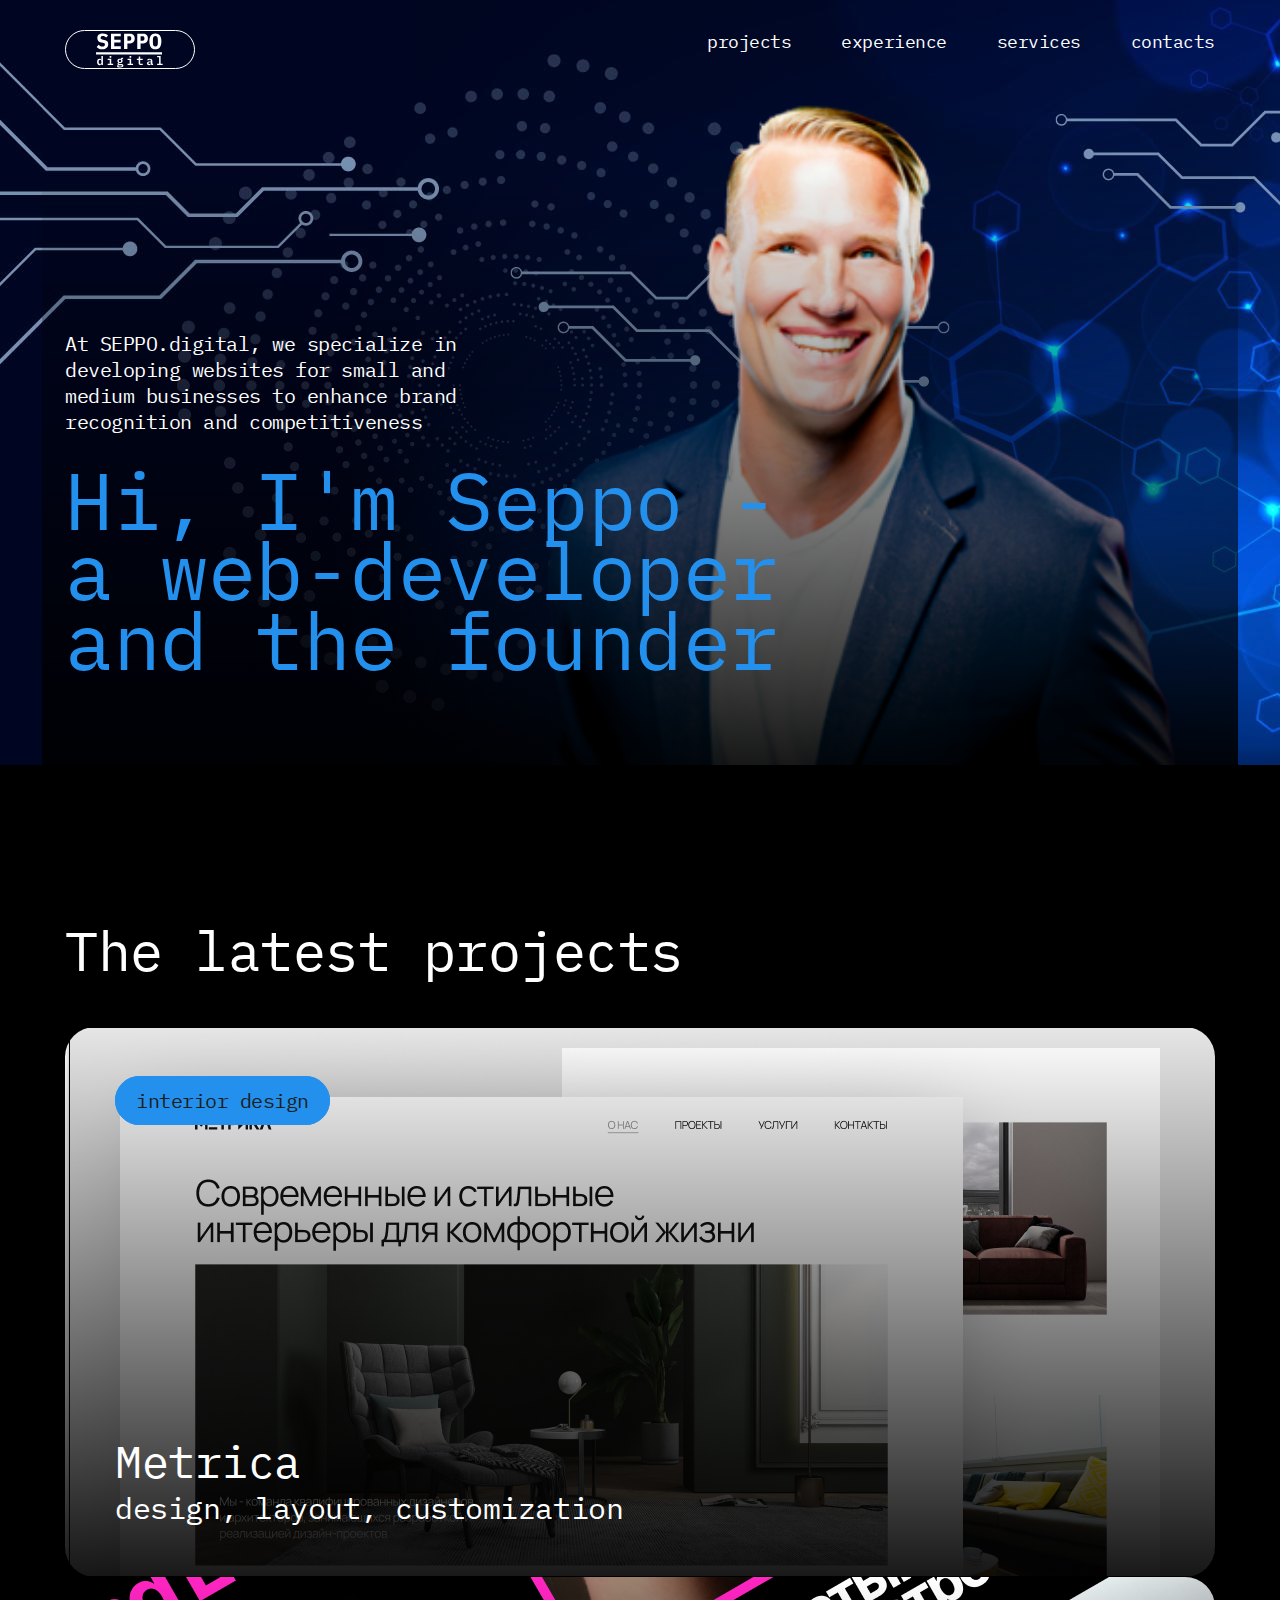
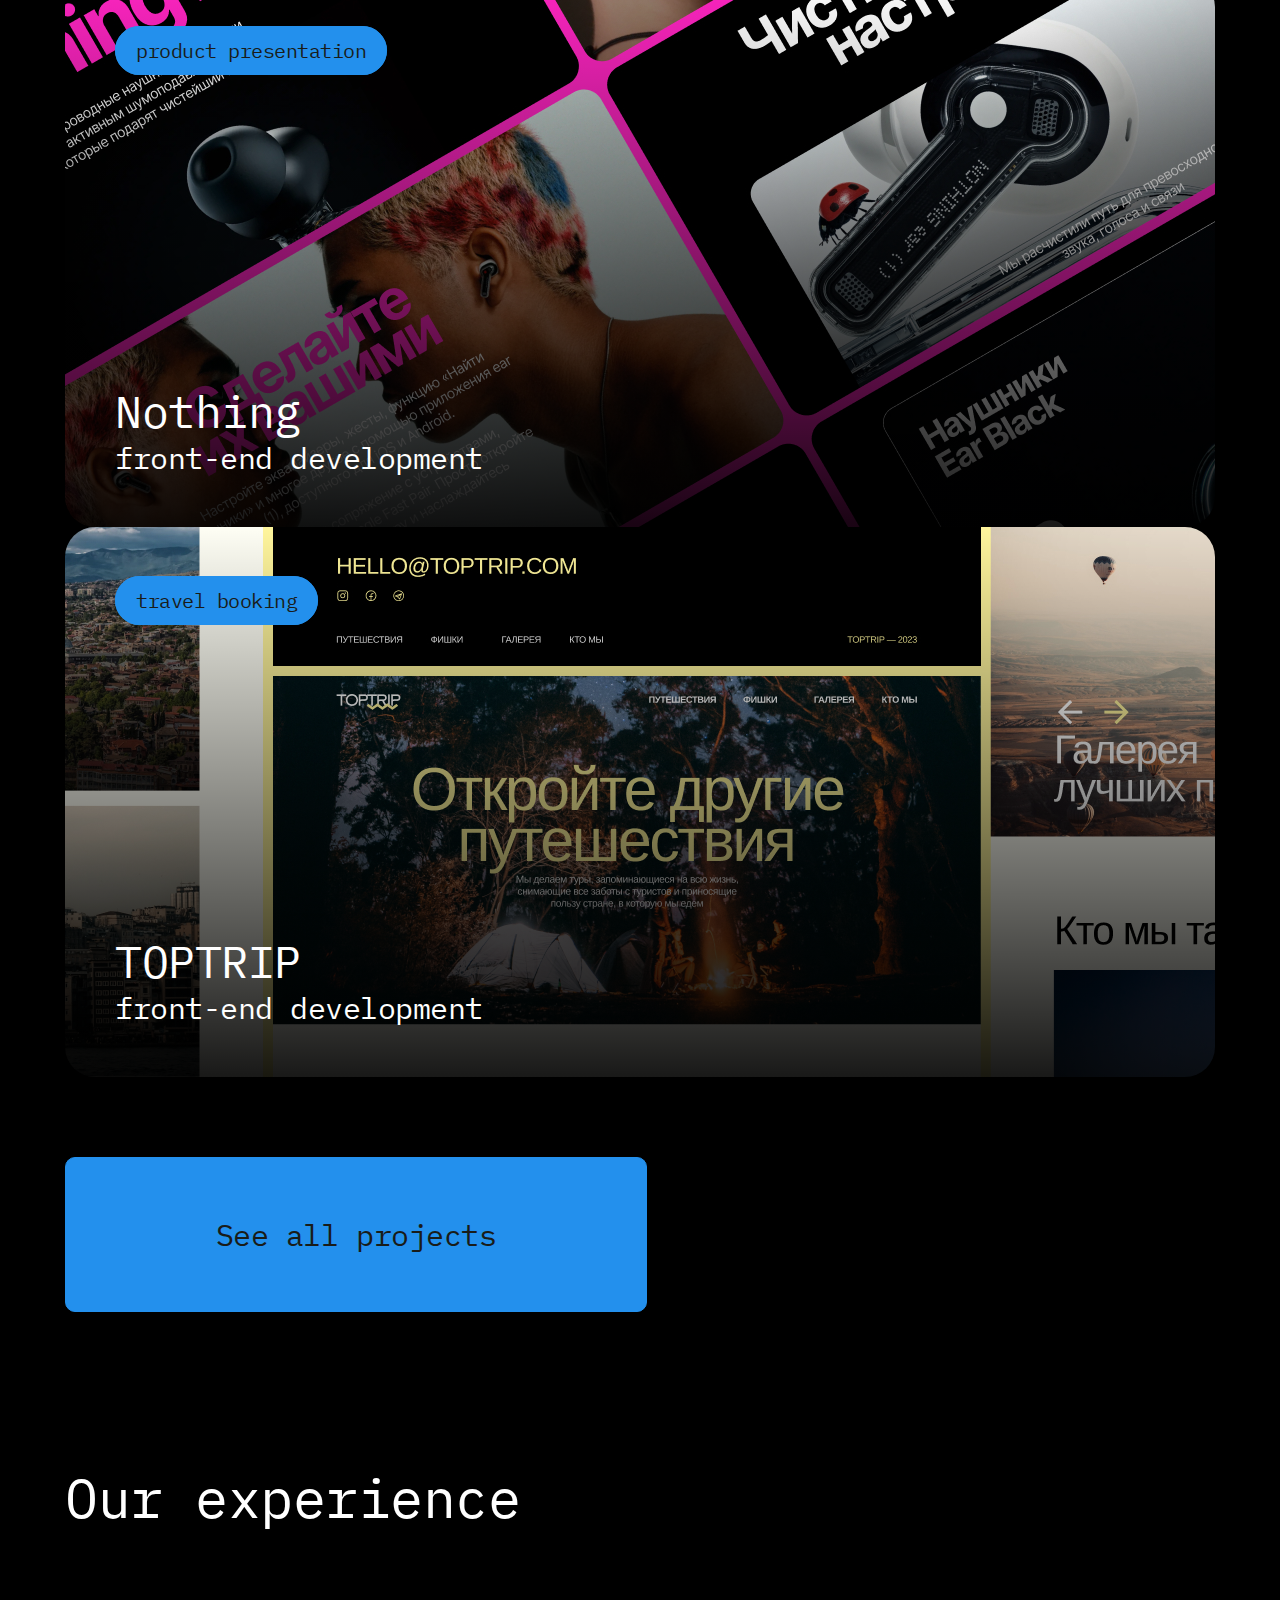
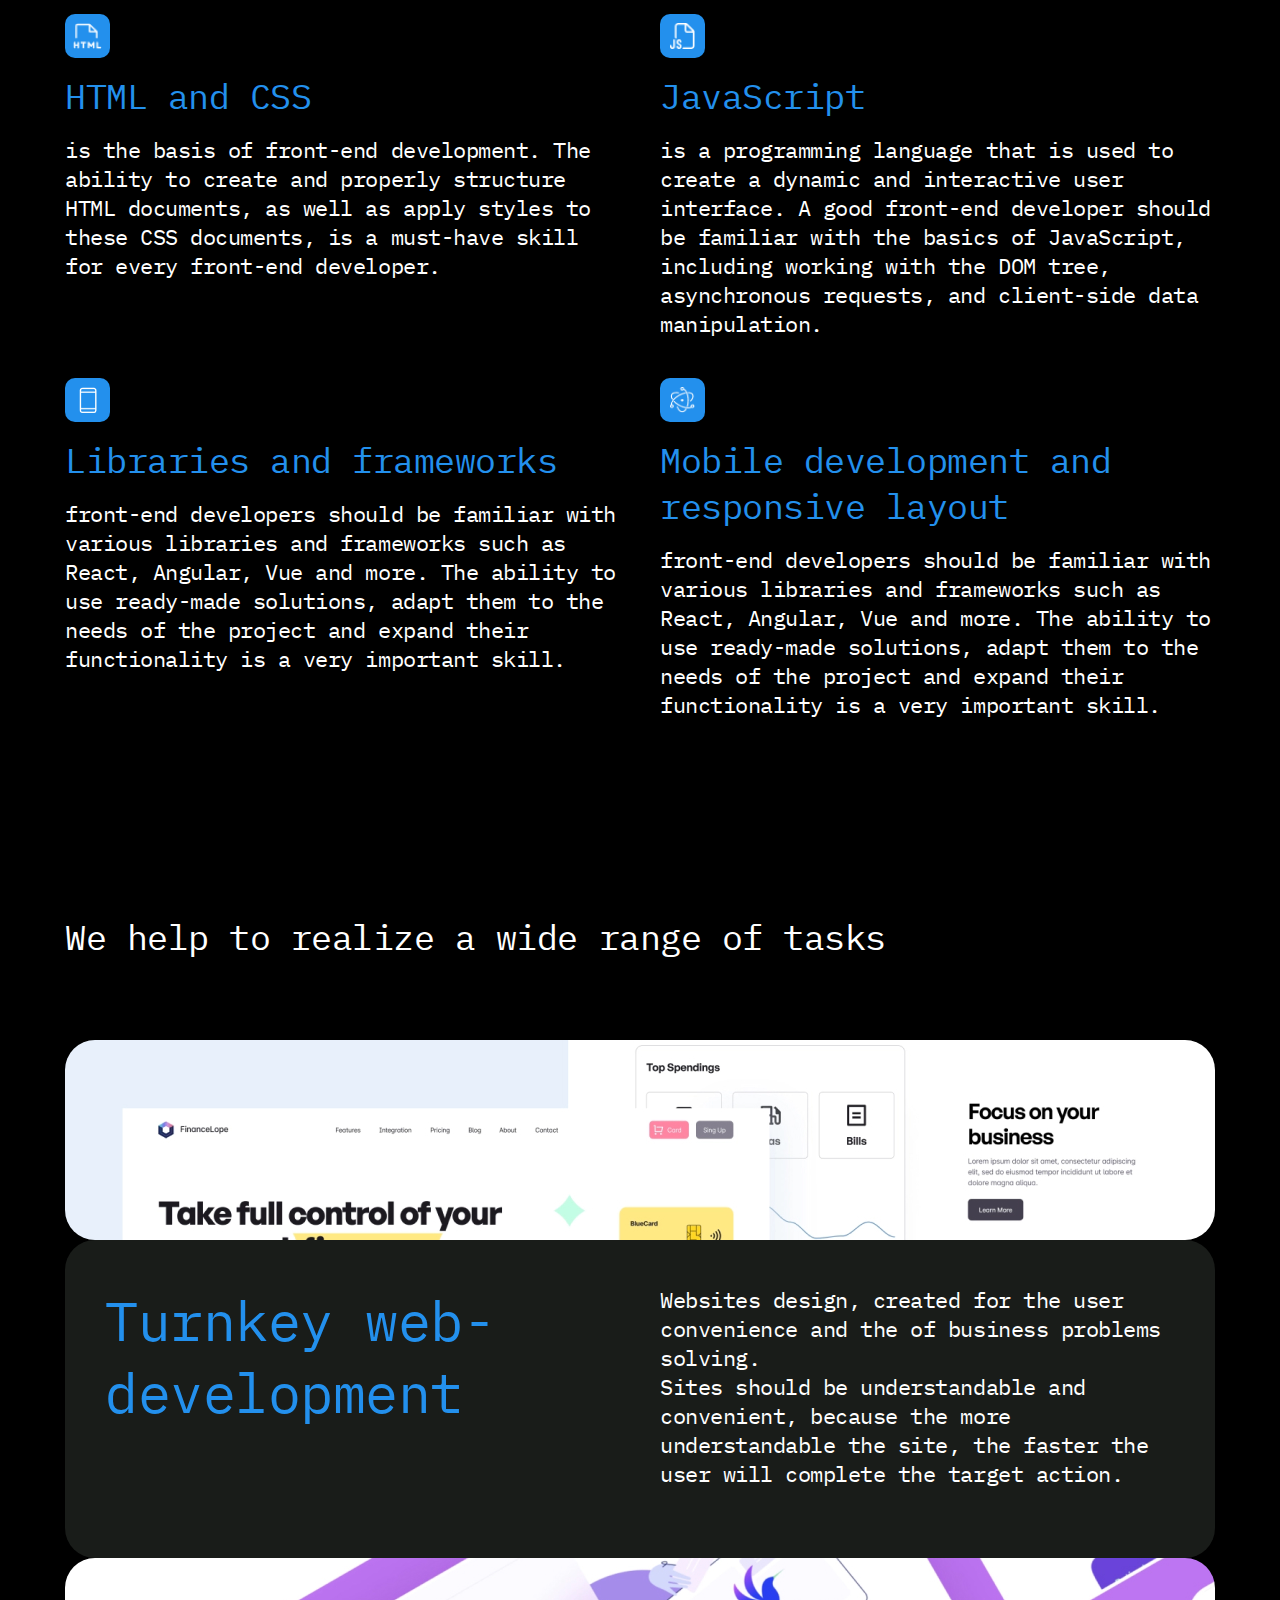
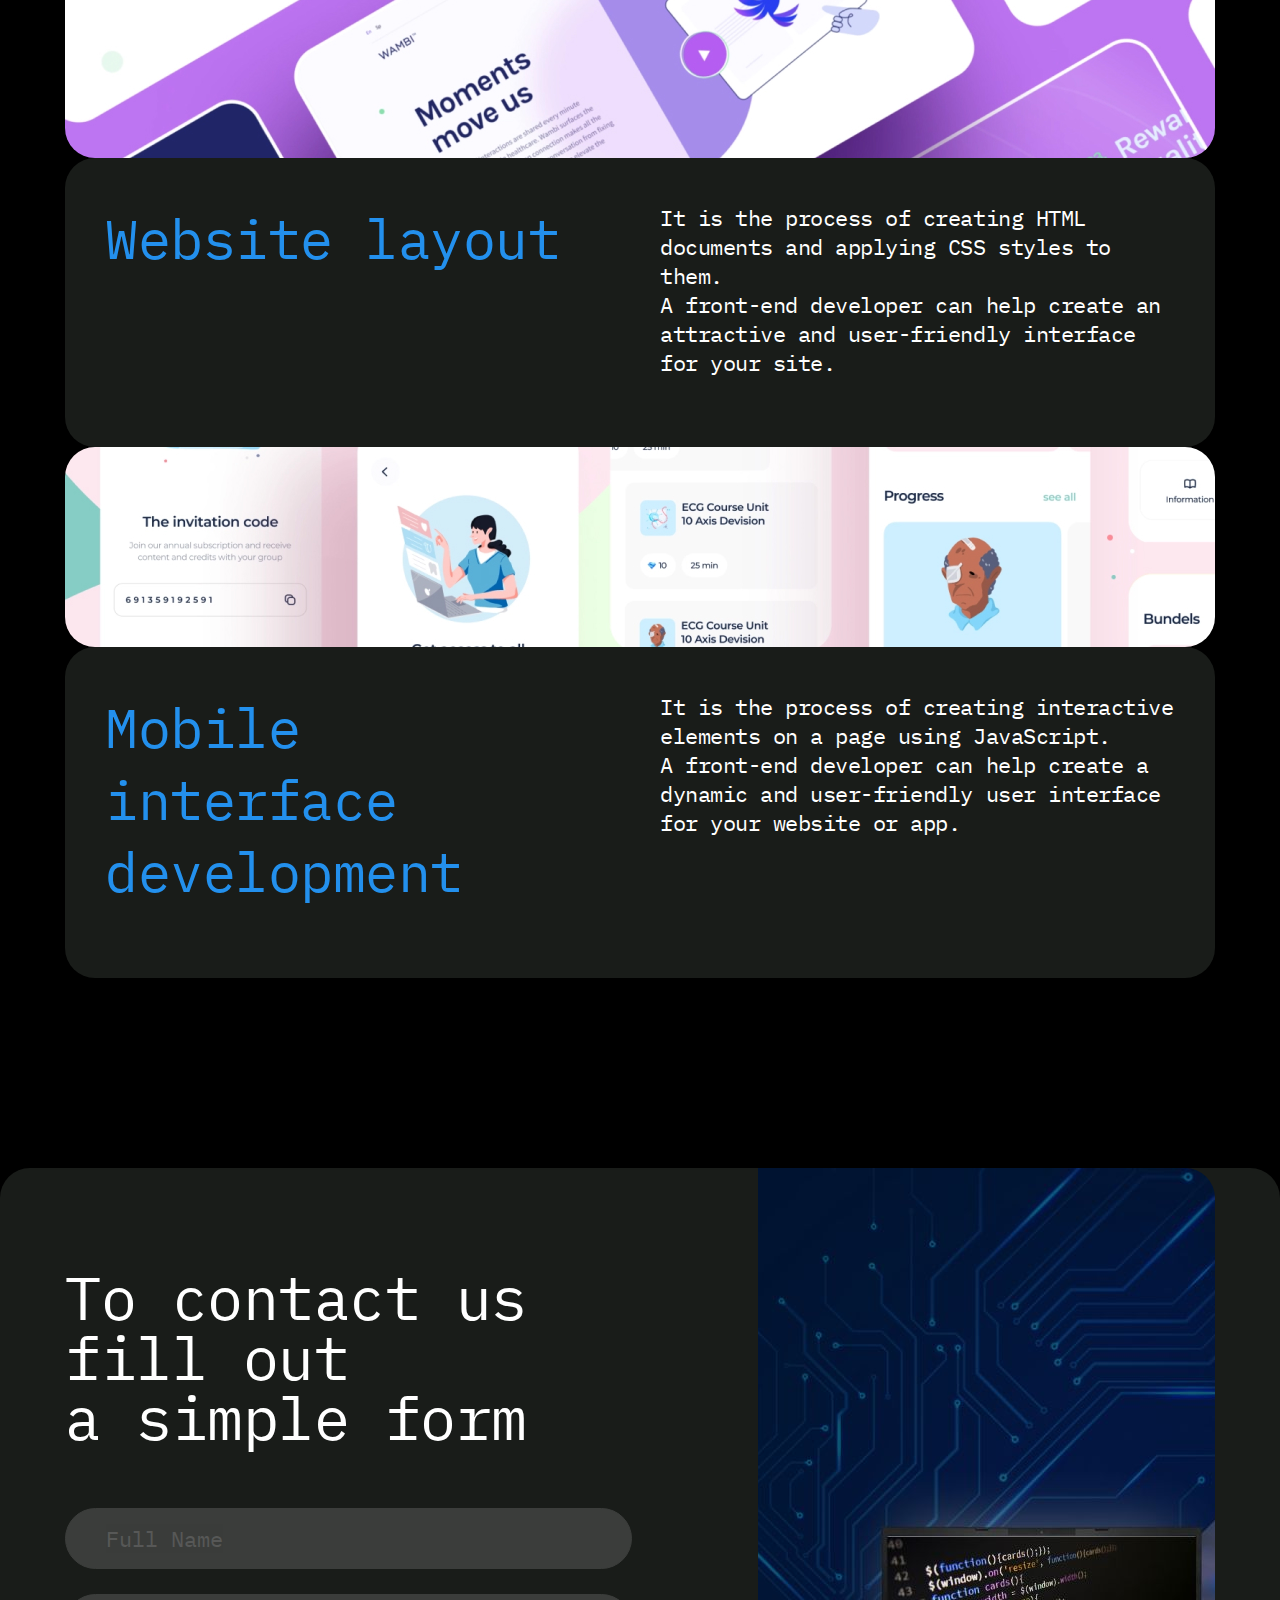
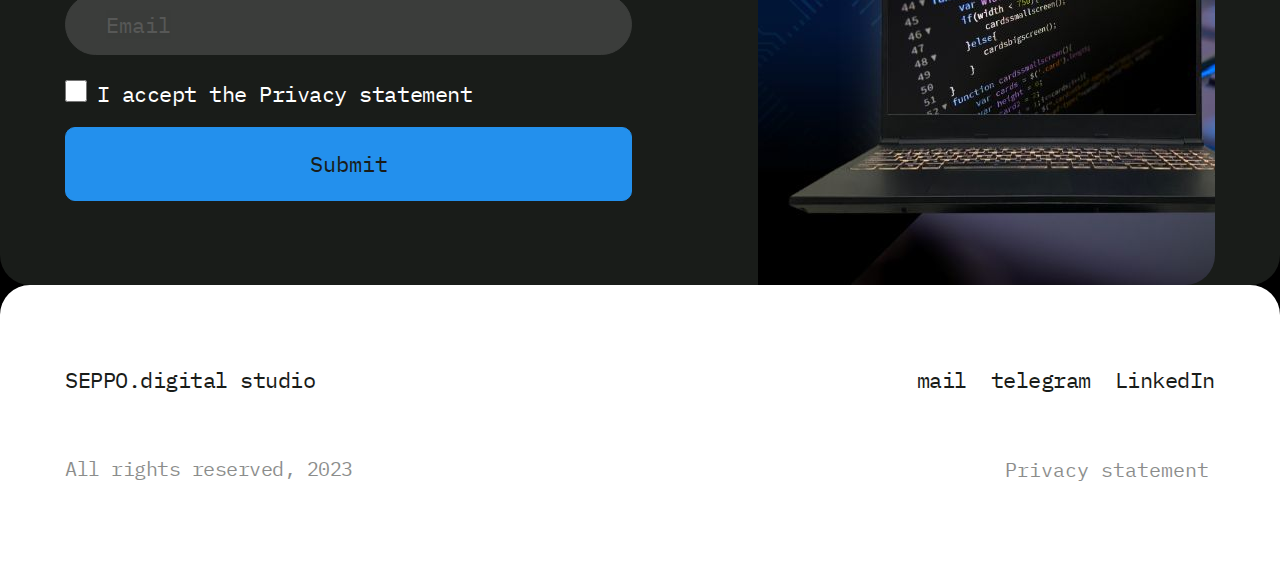
<file: index.html>
<!DOCTYPE html>
<html lang="en">
    <head>
        <meta charset="UTF-8" />
        <meta http-equiv="X-UA-Compatible" content="IE=edge" />
        <meta name="viewport" content="width=device-width, initial-scale=1.0" />
        <title>SEPPO.digital</title>
        <link rel="icon" href="resources/btn-blue-black.png" type="image/svg" />

        <link rel="preconnect" href="https://fonts.googleapis.com" />
        <link rel="preconnect" href="https://fonts.gstatic.com" crossorigin />
        <link
            href="https://fonts.googleapis.com/css2?family=IBM+Plex+Mono:wght@400;700&family=Manrope&display=swap"
            rel="stylesheet"
        />

        <link rel="stylesheet" href="styles/reset.css" />
        <link rel="stylesheet" href="styles/styles.css" />
    </head>
    <body>
        <section class="hero">
            <div class="container">
                <div class="hero-inner">
                    <div class="header">
                        <a class="logo-btn" href="index.html">
                            <div class="logo-frame"></div>
                        </a>
                        <nav>
                            <ul class="menu">
                                <li>
                                    <a href="#projects">projects</a>
                                </li>
                                <li>
                                    <a href="#competences">experience</a>
                                </li>
                                <li>
                                    <a href="#services">services</a>
                                </li>
                                <li>
                                    <a href="#contacts">contacts</a>
                                </li>
                            </ul>
                        </nav>
                        <button
                            class="js-btn-menu-burger btn-menu-burger"
                        ></button>
                    </div>
                    <div class="hero-image"></div>
                    <div class="hero-inner-blure"></div>
                    <div class="hero-intro">
                        <p>
                            At SEPPO.digital, we specialize in developing
                            websites for small and medium businesses to enhance
                            brand recognition and competitiveness
                        </p>
                        <h1>Hi, I'm Seppo - a web-developer and the founder</h1>
                    </div>
                </div>

                <!-- NEW MENU BURGER MODULE -->
                <div class="js-menu-burger menu-burger">
                    <div class="menu-burger-content">
                        <!-- <button class="js-btn-burger-close btn-burger-close">
                        <img src="resources/Vector-x.png" alt="Close">
                    </button> -->
                        <div class="menu-burger-logo">
                            <img
                                src="resources/btn-blue-tnsp.svg"
                                alt="SEPPO-LOGO"
                            />
                        </div>
                        <nav>
                            <ul class="menu-burger-nav">
                                <li>
                                    <a href="#projects">PROJECTS</a>
                                </li>
                                <li>
                                    <a href="#experience">EXPERINCE</a>
                                </li>
                                <li>
                                    <a href="#services">SERVICES</a>
                                </li>
                                <li>
                                    <a href="#contacts">CONTACTS</a>
                                </li>
                                <!-- 
                            <li>
                                <a href="index-ru.html">РУССКИЙ</a>
                            </li> 
-->
                            </ul>
                        </nav>
                        <p class="burger-contacts">Contact us</p>
                        <ul class="js-menu-burger-content">
                            <li class="burger-contact">
                                <a href="mailto:seppo.digital@gmail.com"
                                    >mail</a
                                >
                            </li>
                            <li class="burger-contact">
                                <a target="_blank" href="https://t.me/smoryakov"
                                    >telegram</a
                                >
                            </li>
                            <li class="burger-contact">
                                <a
                                    target="_blank"
                                    href="https://www.linkedin.com/in/sergey-moryakov/"
                                    >LinkedIn</a
                                >
                            </li>
                        </ul>
                    </div>
                </div>
            </div>
        </section>
        <section id="projects" class="projects">
            <div class="container">
                <h2>The latest projects</h2>
                <div class="project metrica">
                    <div class="project-link-frame">
                        <a
                            class="project-link-btn"
                            href="https://sergeymoryakov.github.io/metrica/"
                            target="_blank"
                            >interior design</a
                        >
                    </div>
                    <div class="project-text">
                        <h3>Metrica</h3>
                        <p>design, layout, customization</p>
                    </div>
                </div>
                <div class="project nothing">
                    <div class="project-link-frame">
                        <a
                            class="project-link-btn"
                            href="https://sergeymoryakov.github.io/under-construction/"
                            target="_blank"
                            >product presentation</a
                        >
                    </div>
                    <div class="project-text">
                        <h3>Nothing</h3>
                        <p>front-end development</p>
                    </div>
                </div>
                <div class="project toptrip">
                    <div class="project-link-frame">
                        <a
                            class="project-link-btn"
                            href="https://sergeymoryakov.github.io/under-construction/"
                            target="_blank"
                            >travel booking</a
                        >
                    </div>
                    <div class="project-text">
                        <h3>TOPTRIP</h3>
                        <p>front-end development</p>
                    </div>
                </div>

                <a
                    class="all-projects-btn"
                    target="_blank"
                    href="https://sergeymoryakov.github.io/projects/"
                >
                    See all projects
                </a>
            </div>
        </section>
        <section id="experience" class="experience">
            <div class="container">
                <h2>Our experience</h2>
                <div class="experience-inner">
                    <div class="stack">
                        <h3 class="stack-html">HTML and CSS</h3>
                        <p>
                            is the basis of front-end development. The ability
                            to create and properly structure HTML documents, as
                            well as apply styles to these CSS documents, is a
                            must-have skill for every front-end developer.
                        </p>
                    </div>
                    <div class="stack">
                        <h3 class="stack-js">JavaScript</h3>
                        <p>
                            is a programming language that is used to create a
                            dynamic and interactive user interface. A good
                            front-end developer should be familiar with the
                            basics of JavaScript, including working with the DOM
                            tree, asynchronous requests, and client-side data
                            manipulation.
                        </p>
                    </div>
                    <div class="stack">
                        <h3 class="stack-library">Libraries and frameworks</h3>
                        <p>
                            front-end developers should be familiar with various
                            libraries and frameworks such as React, Angular, Vue
                            and more. The ability to use ready-made solutions,
                            adapt them to the needs of the project and expand
                            their functionality is a very important skill.
                        </p>
                    </div>
                    <div class="stack">
                        <h3 class="stack-mobile">
                            Mobile development and responsive layout
                        </h3>
                        <p>
                            front-end developers should be familiar with various
                            libraries and frameworks such as React, Angular, Vue
                            and more. The ability to use ready-made solutions,
                            adapt them to the needs of the project and expand
                            their functionality is a very important skill.
                        </p>
                    </div>
                </div>
            </div>
        </section>

        <section id="services" class="services">
            <div class="container">
                <h2>We help to realize a wide range of tasks</h2>
                <div>
                    <div class="service-img turnkey"></div>
                    <div class="service-txt-box">
                        <div class="service-txt header">
                            <h3>Turnkey web-development</h3>
                        </div>
                        <div class="service-txt body">
                            <p>
                                Websites design, created for the user
                                convenience and the of business problems
                                solving.
                            </p>
                            <p>
                                Sites should be understandable and convenient,
                                because the more understandable the site, the
                                faster the user will complete the target action.
                            </p>
                        </div>
                    </div>
                </div>
                <div>
                    <div class="service-img layout"></div>
                    <div class="service-txt-box">
                        <div class="service-txt header">
                            <h3>Website layout</h3>
                        </div>
                        <div class="service-txt body">
                            <p>
                                It is the process of creating HTML documents and
                                applying CSS styles to them.
                            </p>
                            <p>
                                A front-end developer can help create an
                                attractive and user-friendly interface for your
                                site.
                            </p>
                        </div>
                    </div>
                </div>
                <div>
                    <div class="service-img mobile"></div>
                    <div class="service-txt-box">
                        <div class="service-txt header">
                            <h3>Mobile interface development</h3>
                        </div>
                        <div class="service-txt body">
                            <p>
                                It is the process of creating interactive
                                elements on a page using JavaScript.
                            </p>
                            <p>
                                A front-end developer can help create a dynamic
                                and user-friendly user interface for your
                                website or app.
                            </p>
                        </div>
                    </div>
                </div>
            </div>
        </section>

        <section id="contacts" class="contact-us">
            <div class="container">
                <div class="contact-us-inner">
                    <div class="contact-image"></div>
                    <div class="contact-form">
                        <h2>
                            To contact us <br />fill out <br />a simple form
                        </h2>
                        <form class="input-form">
                            <input
                                class="input"
                                type="text"
                                name="name"
                                placeholder="Full Name"
                            />
                            <input
                                class="input"
                                type="email"
                                name="email"
                                placeholder="Email"
                            />
                            <input
                                class="checkbox"
                                type="checkbox"
                                name="t-n-c"
                            />
                            <label class="checkbox-label" for="checkbox"
                                >I accept the Privacy statement</label
                            ><br />
                            <button class="contact-form-btn">Submit</button>
                        </form>
                    </div>
                </div>
            </div>
        </section>

        <section class="footer">
            <div class="container">
                <div class="footer-inner">
                    <div class="ft-item name">
                        <p>SEPPO.digital studio</p>
                    </div>
                    <div class="ft-item links">
                        <a href="mailto:seppo.digital@gmail.com">mail</a>
                        <a target="_blank" href="https://t.me/smoryakov"
                            >telegram</a
                        >
                        <a
                            target="_blank"
                            href="https://www.linkedin.com/in/sergey-moryakov/"
                            >LinkedIn</a
                        >
                    </div>
                    <div class="ft-item statement">
                        <p>All rights reserved, 2023</p>
                    </div>
                    <div class="ft-item terms">
                        <!-- <a href="">Privacy statement</a> -->
                        <button class="js-btn-order btn-order">
                            Privacy statement
                        </button>
                    </div>
                </div>
            </div>

            <!-- New CSS Section to cover Popup Order Button  -->
            <div class="js-popup popup-order">
                <div class="js-popup-order-content popup-order-content">
                    <button class="js-btn-order-close btn-order-close">
                        <img
                            src="resources/vector-close-black.svg"
                            alt="Close"
                        />
                    </button>
                    <p class="order-title">Privacy statement</p>
                    <p class="order-txt">
                        Lorem ipsum dolor sit amet consectetur, adipisicing
                        elit. Soluta assumenda autem sunt, a minima voluptatum
                        sint dicta nostrum. Aut, consequatur quaerat? Doloremque
                        hic rem in fugiat sed, nisi, atque excepturi quasi,
                        eveniet nobis deleniti quam vitae amet temporibus. Neque
                        dignissimos, est pariatur quod qui obcaecati nihil
                        cumque possimus unde in vitae molestiae, commodi
                        assumenda. Laudantium quos consequuntur adipisci maiores
                        quisquam! Voluptatem, animi. Non possimus molestias quos
                        adipisci cum magni, quia error voluptatum fugit
                        praesentium quae? Consequuntur earum delectus nostrum
                        suscipit non quisquam aut porro, quae aspernatur laborum
                        assumenda! In, eaque consequatur unde repellat officiis
                        minus voluptatum! Debitis blanditiis facilis ipsum?
                        Ipsum adipisci alias deserunt esse assumenda
                        voluptatibus quos dolor cumque nisi iusto! Dolores nemo
                        quisquam commodi mollitia dolorem error odio beatae
                        dolor in, accusamus similique cum unde blanditiis
                        consequatur corporis saepe recusandae ipsa deleniti ad
                        culpa! Perspiciatis facere repellat qui earum, sint quia
                        totam? Vitae, blanditiis ratione libero ipsa cumque vero
                        aliquid repudiandae omnis suscipit nemo est, incidunt
                        voluptates, atque nulla? Aspernatur, temporibus libero!
                        Labore veniam accusamus magni laudantium architecto
                        voluptatem sequi repellat possimus est mollitia
                        temporibus, nostrum quia ipsum iusto, enim, saepe
                        dolores! Unde neque repellat omnis rem quisquam, quam
                        nemo praesentium totam quibusdam reiciendis recusandae
                        doloremque nihil delectus placeat sint labore vel
                        tempore obcaecati odio iusto debitis? Cupiditate, earum?
                        Iusto deserunt atque officia, doloremque, qui optio
                        dolorem quibusdam expedita hic delectus praesentium
                        laborum ullam maiores sed ratione dolores suscipit
                        debitis voluptatum dolorum totam nemo? Sapiente
                        reprehenderit vitae quas repudiandae voluptates et
                        dolorem dolore. Blanditiis est nam ullam et.
                    </p>
                    <p class="order-txt">
                        Lorem ipsum dolor sit amet consectetur, adipisicing
                        elit. Soluta assumenda autem sunt, a minima voluptatum
                        sint dicta nostrum. Aut, consequatur quaerat? Doloremque
                        hic rem in fugiat sed, nisi, atque excepturi quasi,
                        eveniet nobis deleniti quam vitae amet temporibus. Neque
                        dignissimos, est pariatur quod qui obcaecati nihil
                        cumque possimus unde in vitae molestiae, commodi
                        assumenda. Laudantium quos consequuntur adipisci maiores
                        quisquam! Voluptatem, animi. Non possimus molestias quos
                        adipisci cum magni, quia error voluptatum fugit
                        praesentium quae? Consequuntur earum delectus nostrum
                        suscipit non quisquam aut porro, quae aspernatur laborum
                        assumenda! In, eaque consequatur unde repellat officiis
                        minus voluptatum! Debitis blanditiis facilis ipsum?
                        Ipsum adipisci alias deserunt esse assumenda
                        voluptatibus quos dolor cumque nisi iusto! Dolores nemo
                        quisquam commodi mollitia dolorem error odio beatae
                        dolor in, accusamus similique cum unde blanditiis
                        consequatur corporis saepe recusandae ipsa deleniti ad
                        culpa! Perspiciatis facere repellat qui earum, sint quia
                        totam? Vitae, blanditiis ratione libero ipsa cumque vero
                        aliquid repudiandae omnis suscipit nemo est, incidunt
                        voluptates, atque nulla? Aspernatur, temporibus libero!
                        Labore veniam accusamus magni laudantium architecto
                        voluptatem sequi repellat possimus est mollitia
                        temporibus, nostrum quia ipsum iusto, enim, saepe
                        dolores! Unde neque repellat omnis rem quisquam, quam
                        nemo praesentium totam quibusdam reiciendis recusandae
                        doloremque nihil delectus placeat sint labore vel
                        tempore obcaecati odio iusto debitis? Cupiditate, earum?
                        Iusto deserunt atque officia, doloremque, qui optio
                        dolorem quibusdam expedita hic delectus praesentium
                        laborum ullam maiores sed ratione dolores suscipit
                        debitis voluptatum dolorum totam nemo? Sapiente
                        reprehenderit vitae quas repudiandae voluptates et
                        dolorem dolore. Blanditiis est nam ullam et.
                    </p>
                    <p class="order-txt">
                        Lorem ipsum dolor sit amet consectetur, adipisicing
                        elit. Soluta assumenda autem sunt, a minima voluptatum
                        sint dicta nostrum. Aut, consequatur quaerat? Doloremque
                        hic rem in fugiat sed, nisi, atque excepturi quasi,
                        eveniet nobis deleniti quam vitae amet temporibus. Neque
                        dignissimos, est pariatur quod qui obcaecati nihil
                        cumque possimus unde in vitae molestiae, commodi
                        assumenda. Laudantium quos consequuntur adipisci maiores
                        quisquam! Voluptatem, animi. Non possimus molestias quos
                        adipisci cum magni, quia error voluptatum fugit
                        praesentium quae? Consequuntur earum delectus nostrum
                        suscipit non quisquam aut porro, quae aspernatur laborum
                        assumenda! In, eaque consequatur unde repellat officiis
                        minus voluptatum! Debitis blanditiis facilis ipsum?
                        Ipsum adipisci alias deserunt esse assumenda
                        voluptatibus quos dolor cumque nisi iusto! Dolores nemo
                        quisquam commodi mollitia dolorem error odio beatae
                        dolor in, accusamus similique cum unde blanditiis
                        consequatur corporis saepe recusandae ipsa deleniti ad
                        culpa! Perspiciatis facere repellat qui earum, sint quia
                        totam? Vitae, blanditiis ratione libero ipsa cumque vero
                        aliquid repudiandae omnis suscipit nemo est, incidunt
                        voluptates, atque nulla? Aspernatur, temporibus libero!
                        Labore veniam accusamus magni laudantium architecto
                        voluptatem sequi repellat possimus est mollitia
                        temporibus, nostrum quia ipsum iusto, enim, saepe
                        dolores! Unde neque repellat omnis rem quisquam, quam
                        nemo praesentium totam quibusdam reiciendis recusandae
                        doloremque nihil delectus placeat sint labore vel
                        tempore obcaecati odio iusto debitis? Cupiditate, earum?
                        Iusto deserunt atque officia, doloremque, qui optio
                        dolorem quibusdam expedita hic delectus praesentium
                        laborum ullam maiores sed ratione dolores suscipit
                        debitis voluptatum dolorum totam nemo? Sapiente
                        reprehenderit vitae quas repudiandae voluptates et
                        dolorem dolore. Blanditiis est nam ullam et.
                    </p>
                </div>
            </div>
        </section>
        <script src="index.js"></script>
    </body>
</html>
</file>
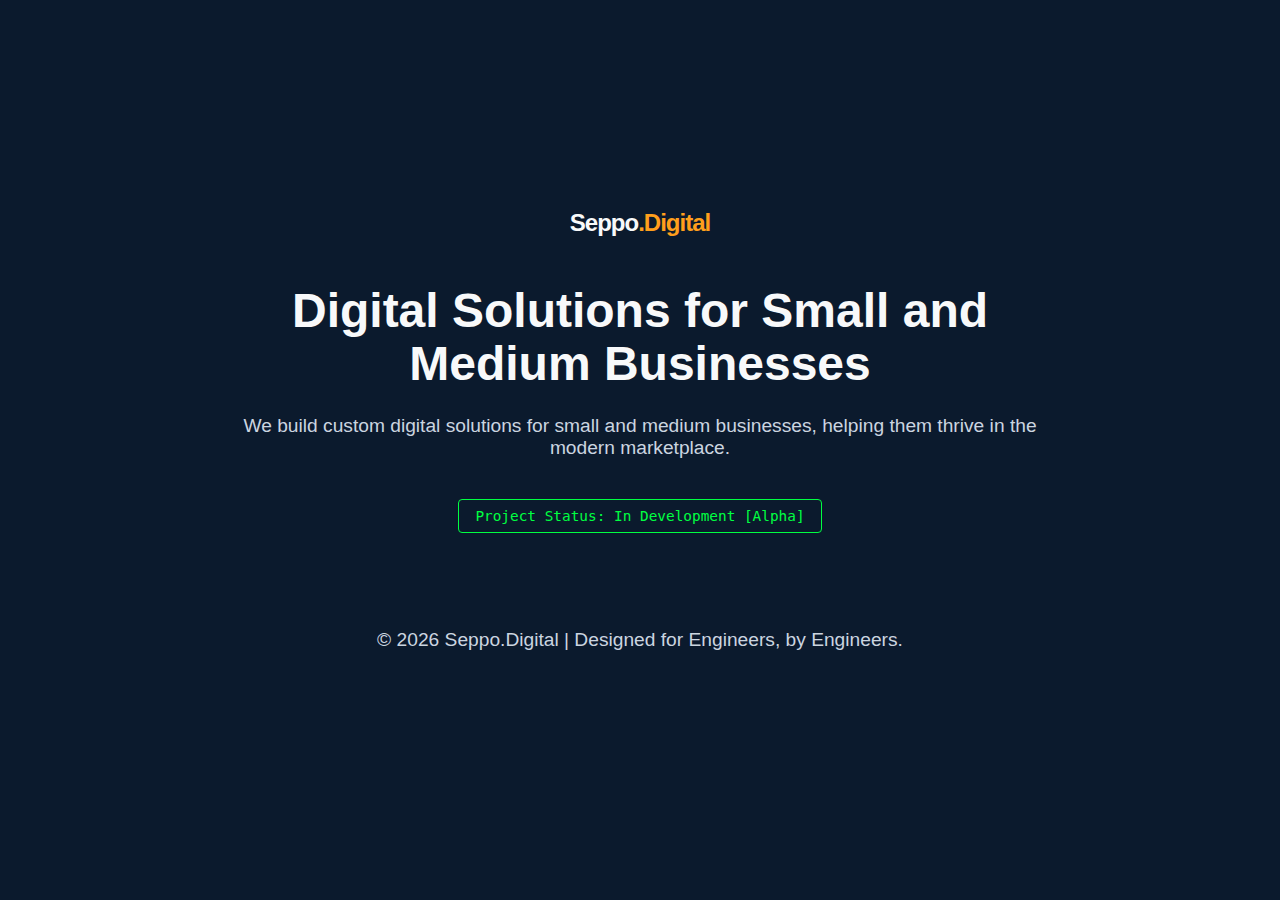
<file: landing/index.html>
<!doctype html>
<html lang="en">
    <head>
        <meta charset="UTF-8" />
        <meta name="viewport" content="width=device-width, initial-scale=1.0" />
        <title>
            Seppo.Digital | Digital Solutions for Small and Medium Businesses
        </title>
        <link rel="stylesheet" href="style.css" />
    </head>
    <body>
        <div class="container">
            <header>
                <div class="logo">Seppo<span>.Digital</span></div>
            </header>

            <main>
                <section class="hero">
                    <h1>Digital Solutions for Small and Medium Businesses</h1>
                    <p>
                        We build custom digital solutions for small and medium
                        businesses, helping them thrive in the modern
                        marketplace.
                    </p>

                    <div class="status-badge">
                        Project Status: In Development [Alpha]
                    </div>
                    <!--
                    <div class="cta-box">
                        <h3>Get notified when we take off</h3>
                        <form action="#" class="email-form">
                            <input
                                type="email"
                                placeholder="Enter professional email..."
                                required
                            />
                            <button type="submit">Join Waitlist</button>
                        </form>
                        <p class="social-link">
                            Or join our <a href="#">Telegram Channel</a> for
                            live alerts.
                        </p>
                    </div>
                    -->
                </section>
            </main>

            <footer>
                <p>
                    &copy; 2026 Seppo.Digital | Designed for Engineers, by
                    Engineers.
                </p>
            </footer>
        </div>
    </body>
</html>
</file>
<file: index_.html>
<!DOCTYPE html>
<html lang="en">
<head>
    <meta charset="UTF-8">
    <meta http-equiv="X-UA-Compatible" content="IE=edge">
    <meta name="viewport" content="width=device-width, initial-scale=1.0">
    <title>Document</title>
    <link rel="stylesheet" href="styles/styles.css">
</head>
<header class="header">
    <h1>
        Header Placeholder
    </h1>
</header>
<body>
    <h1>
        Body Placeholder
    </h1>
</body>
</html>
</file>
<file: styles/styles.css>
@import "./hero.css";
@import "./menu.css";
@import "./buttons.css";
@import "./projects.css";
@import "./experience.css";
@import "./services.css";
@import "./contact-us.css";
@import "./footer.css";
@import "./terms-popup.css";

html {
    scroll-behavior: smooth;
}

:root {
    --clr-bg-dark: #000000;
    --clr-dark: #191C19;
    --clr-semi-dark: #3B3D3B;
    --clr-bright: #2390ED;
    --clr-semi-light: #7791B3;
    --clr-light: #FFFFFF;
    --clr-bg-light: #FFFFFF;
}

*,
*::before,
*::after {
    box-sizing: border-box;
}

* {
    margin: 0;
    font: inherit;
}

img,
svg {
    display: block;
    max-width: 100%;
}

body {
    font-family: 'IBM Plex Mono', monospace;
    font-style: normal;
    font-weight: 400;
    letter-spacing: -0.03em;
    background-color: var(--clr-bg-dark);
    color: var(--clr-light);
}

.container {
    margin-inline: auto;
    max-width: 1150px;

    /* REMOVE - FOR TBS ONLY */
    /* border: 1px solid yellow; */
}

/*** TABLET Screen only ***/
@media (max-width: 1182px) {
    
    .container {
        padding-inline: 15px;
        width: 100%;
    }
}
/*** End TABLET Screen ***/


/*** MOBILE screen only ***/
@media (max-width: 576px) {
    
    .container {
        min-width: 340px;
        padding-inline: 12px;
    }
    

    
}
/*** End WIDE Screen ***/
</file>
<file: landing/style.css>
:root {
    --aviation-blue: #0b1a2d; /* Deep sky blue */
    --cockpit-green: #00ff41; /* CRT Monitor Green */
    --warning-orange: #ff9f1c; /* Warning Light Orange */
    --cloud-white: #f8f9fa;
    --steel-gray: #4a5568;
}

body {
    margin: 0;
    font-family:
        "Inter",
        -apple-system,
        sans-serif;
    background-color: var(--aviation-blue);
    color: var(--cloud-white);
    display: flex;
    justify-content: center;
    align-items: center;
    min-height: 100vh;
    text-align: center;
}

.container {
    max-width: 800px;
    padding: 2rem;
}

.logo {
    font-size: 1.5rem;
    font-weight: 800;
    letter-spacing: -1px;
    margin-bottom: 3rem;
}

.logo span {
    color: var(--warning-orange);
}

h1 {
    font-size: 3rem;
    margin-bottom: 1.5rem;
    line-height: 1.1;
}

p {
    font-size: 1.2rem;
    color: #cbd5e0;
    margin-bottom: 2.5rem;
}

.status-badge {
    display: inline-block;
    padding: 0.5rem 1rem;
    border: 1px solid var(--cockpit-green);
    color: var(--cockpit-green);
    font-family: monospace;
    font-size: 0.9rem;
    margin-bottom: 2rem;
    border-radius: 4px;
}

.cta-box {
    background: rgba(255, 255, 255, 0.05);
    padding: 2.5rem;
    border-radius: 12px;
    border: 1px solid rgba(255, 255, 255, 0.1);
}

.email-form {
    display: flex;
    gap: 10px;
    margin-top: 1rem;
}

input[type="email"] {
    flex: 1;
    padding: 1rem;
    border-radius: 6px;
    border: none;
    background: var(--cloud-white);
}

button {
    padding: 1rem 2rem;
    border-radius: 6px;
    border: none;
    background: var(--warning-orange);
    color: white;
    font-weight: bold;
    cursor: pointer;
    transition: transform 0.2s;
}

button:hover {
    transform: translateY(-2px);
}

footer {
    margin-top: 4rem;
    font-size: 0.8rem;
    color: var(--steel-gray);
}
</file>
